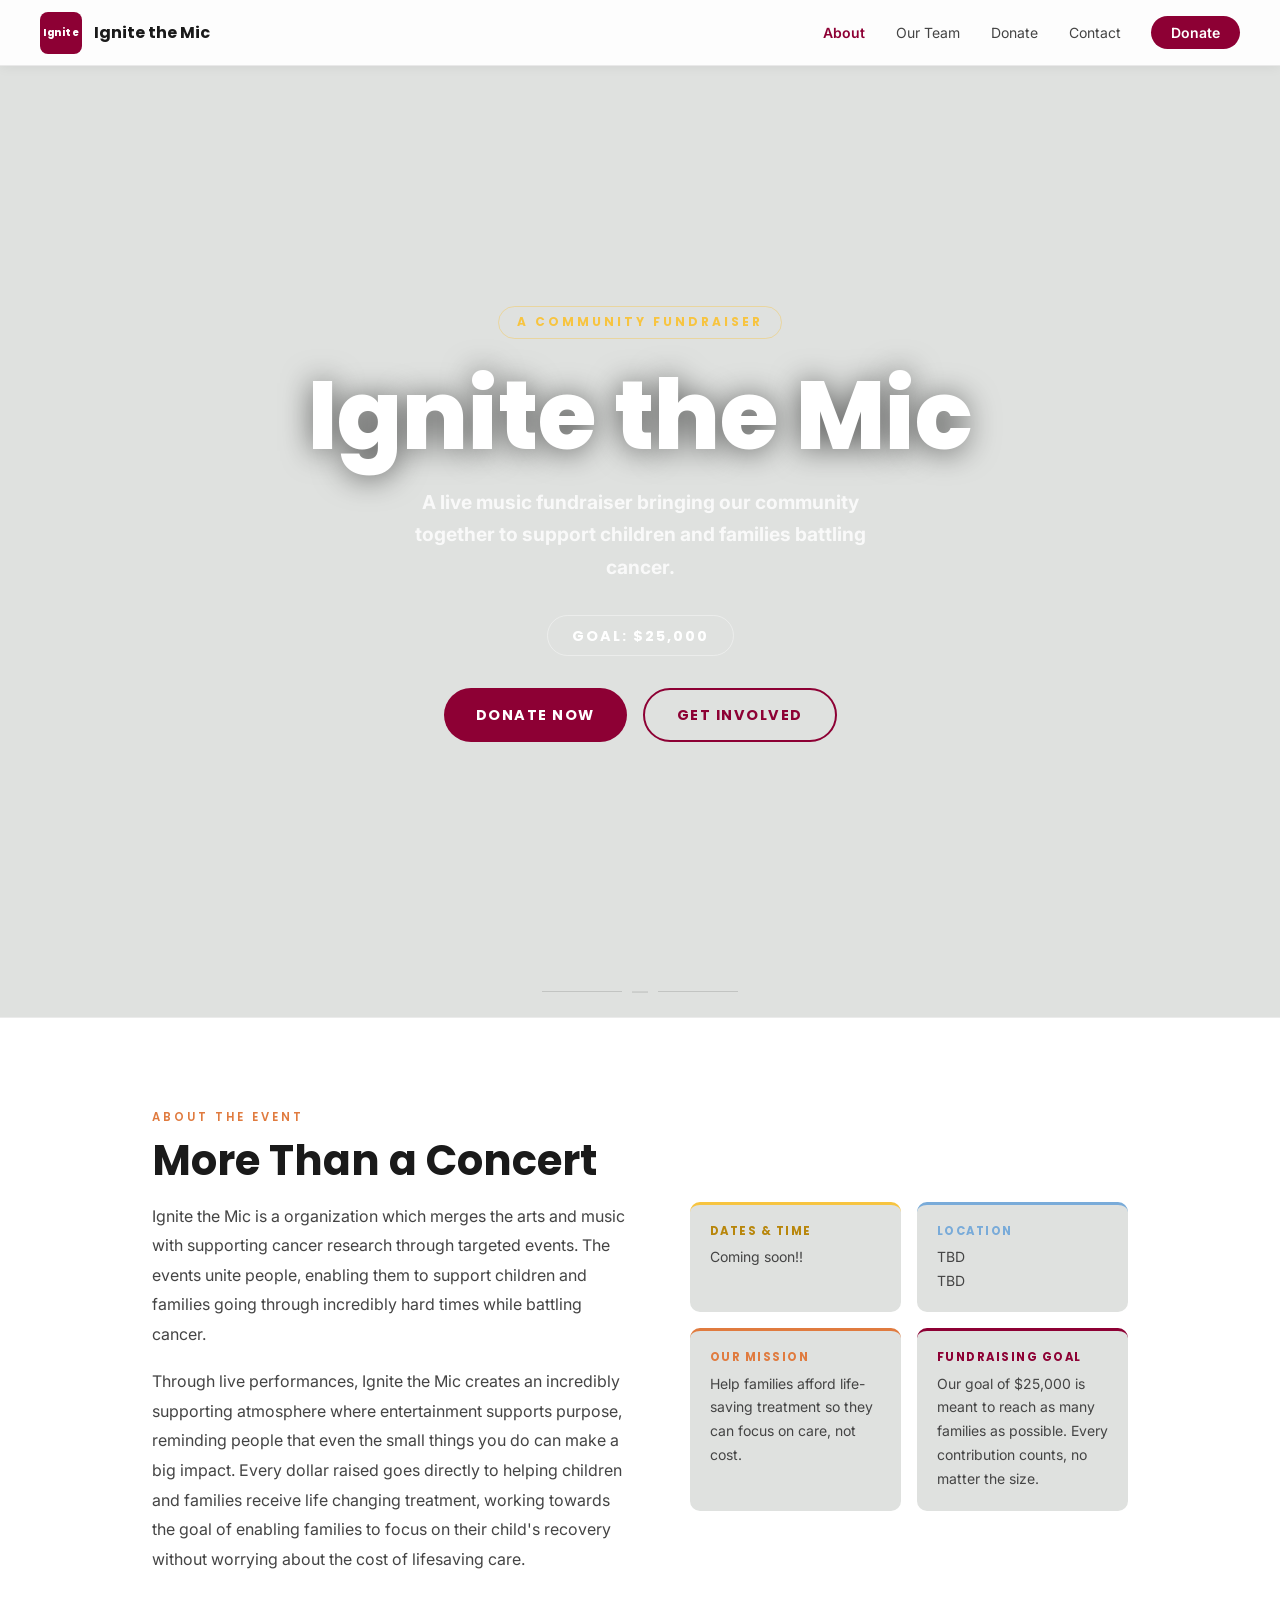
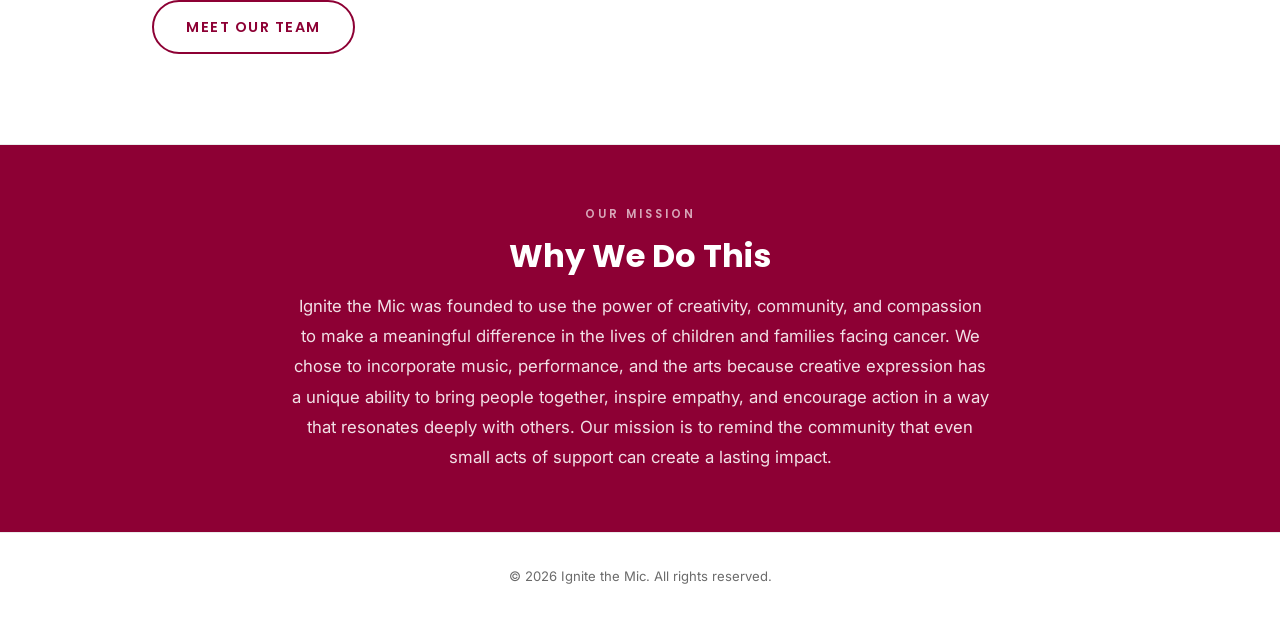
<file: index.html>
<!DOCTYPE html>
<html lang="en">
<head>
  <meta charset="UTF-8" />
  <meta name="viewport" content="width=device-width, initial-scale=1.0" />
  <title>Ignite the Mic — A Fundraiser for St. Jude</title>
  <link href="https://fonts.googleapis.com/css2?family=Poppins:wght@400;600;700;800&family=Inter:wght@400;500;600&display=swap" rel="stylesheet" />
  <link rel="stylesheet" href="shared.css" />
  <style>
    #hero {
      position: relative;
      min-height: 100vh;
      display: flex;
      flex-direction: column;
      align-items: center;
      justify-content: center;
      text-align: center;
      padding: 6rem 2rem 5rem;
      overflow: hidden;
    }

    .hero-bg {
      position: absolute;
      inset: 0;
      background:
        linear-gradient(to bottom, rgba(0,0,0,0.52) 0%, rgba(141,0,52,0.15) 50%, rgba(0,0,0,0.88) 100%),
        url('https://images.unsplash.com/photo-1501281668745-f7f57925c3b4?w=1600&q=80') center/cover no-repeat;
      z-index: 0;
    }

    #hero > * { position: relative; z-index: 1; }

    .hero-eyebrow {
      font-size: 0.75rem;
      letter-spacing: 3px;
      text-transform: uppercase;
      color: var(--yellow);
      font-family: 'Poppins', sans-serif;
      font-weight: 600;
      margin-bottom: 1.2rem;
      border: 1px solid rgba(247,196,64,0.4);
      padding: 0.35rem 1.1rem;
      border-radius: 999px;
      display: inline-block;
    }

    #hero h1 {
      font-size: clamp(3rem, 9vw, 6rem);
      font-weight: 800;
      color: #fff;
      margin-bottom: 0.75rem;
      text-shadow: 0 2px 30px rgba(0,0,0,0.6);
    }

    .hero-tagline {
      font-size: clamp(1rem, 2.5vw, 1.2rem);
      color: rgba(255,255,255,0.8);
      margin-bottom: 2rem;
      max-width: 500px;
    }

    .hero-goal {
      display: inline-block;
      border: 1.5px solid rgba(255,255,255,0.4);
      color: #fff;
      padding: 0.45rem 1.5rem;
      border-radius: 999px;
      font-size: 0.9rem;
      letter-spacing: 2px;
      text-transform: uppercase;
      font-family: 'Poppins', sans-serif;
      font-weight: 600;
      margin-bottom: 2rem;
    }

    .hero-btns { display: flex; gap: 1rem; justify-content: center; flex-wrap: wrap; }

    /*about section with quic info*/
    #about-wrap {
      background: var(--white);
      border-top: 1px solid var(--card-border);
      border-bottom: 1px solid var(--card-border);
    }

    .about-body {
      display: grid;
      grid-template-columns: 1.1fr 1fr;
      gap: 3.5rem;
      align-items: start;
    }

    .about-text p { color: var(--mid-text); margin-bottom: 1.1rem; line-height: 1.85; }

    .about-cards { display: grid; grid-template-columns: 1fr 1fr; gap: 1rem; }

    .about-card {
      background: var(--grey);
      border-radius: 10px;
      padding: 1.25rem;
      border-top: 3px solid transparent;
      transition: transform 0.2s, box-shadow 0.2s;
    }

    .about-card:hover { transform: translateY(-2px); box-shadow: 0 4px 16px rgba(0,0,0,0.08); }
    .about-card:nth-child(1) { border-top-color: var(--yellow); }
    .about-card:nth-child(2) { border-top-color: var(--blue); }
    .about-card:nth-child(3) { border-top-color: var(--orange); }
    .about-card:nth-child(4) { border-top-color: var(--red); }

    .about-card h3 {
      font-size: 0.72rem;
      text-transform: uppercase;
      letter-spacing: 1.5px;
      margin-bottom: 0.4rem;
      font-family: 'Poppins', sans-serif;
    }

    .about-card:nth-child(1) h3 { color: #b8860b; }
    .about-card:nth-child(2) h3 { color: var(--blue); }
    .about-card:nth-child(3) h3 { color: var(--orange); }
    .about-card:nth-child(4) h3 { color: var(--red); }
    .about-card p { font-size: 0.875rem; color: var(--mid-text); margin: 0; }

    /*quick part with mission*/
    .mission-strip {
      background: var(--red);
      padding: 60px 2rem;
      text-align: center;
    }

    .mission-strip-inner { max-width: 700px; margin: 0 auto; }
    .mission-strip .label { color: rgba(255,255,255,0.65); margin-bottom: 0.75rem; display: block; font-size: 0.72rem; letter-spacing: 3px; text-transform: uppercase; font-family: 'Poppins', sans-serif; font-weight: 600; }
    .mission-strip h2 { color: #fff; font-size: clamp(1.5rem, 3vw, 2rem); margin-bottom: 1rem; }
    .mission-strip p { color: rgba(255,255,255,0.88); font-size: 1.05rem; line-height: 1.8; margin: 0; }

    @media (max-width: 768px) {
      .about-body { grid-template-columns: 1fr; }
      .about-cards { grid-template-columns: 1fr 1fr; }
    }

  
</style>
</head>
<body>
  <nav>
    <a href="index.html" class="nav-brand">
      <div class="nav-logo-box">Ignite</div>
      <span class="nav-name">Ignite the Mic</span>
    </a>
    <ul class="nav-links">
      <li><a href="index.html" class="active">About</a></li>
      <li><a href="team.html">Our Team</a></li>
      <li><a href="donate.html">Donate</a></li>
      <li><a href="contact.html">Contact</a></li>
      <li><a href="donate.html" class="nav-donate-btn">Donate</a></li>
    </ul>
  </nav>

  <main>
    <section id="hero">
      <div class="hero-bg"></div>
      <div class="hero-eyebrow"><strong>A Community Fundraiser</strong></div>
      <h1>Ignite the Mic</h1>
      <div class="hero-soundwave" aria-hidden="true">
        <span></span><span></span><span></span><span></span><span></span><span></span><span></span><span></span>
      </div>
      <p class="hero-tagline"><strong>A live music fundraiser bringing our community together to support children and families battling cancer.</strong></p>
      <div class="hero-goal"><strong>Goal: $25,000</strong></div>
      <div class="hero-btns">
        <a href="donate.html" class="btn"><strong>Donate Now</strong></a>
        <a href="contact.html" class="btn btn-outline"><strong>Get Involved</strong></a>
      </div>
    </section>

    <div class="ornament">—</div>

    <div id="about-wrap">
      <div class="section" id="about">
        <div class="section-label" style="color:var(--orange)">About the Event</div>
        <h2>More Than a Concert</h2>
        <div class="about-body">
          <div class="about-text">
            <p>Ignite the Mic is a organization which merges the arts and music with supporting cancer research through targeted events. The events unite people, enabling them to support children and families going through incredibly hard times while battling cancer.</p>
            <p>Through live performances, Ignite the Mic creates an incredibly supporting atmosphere where entertainment supports purpose, reminding people that even the small things you do can make a big impact. Every dollar raised goes directly to helping children and families receive life changing treatment, working towards the goal of enabling families to focus on their child's recovery without worrying about the cost of lifesaving care.</p>
            <a href="team.html" class="btn btn-outline" style="margin-top:0.5rem">Meet Our Team</a>
          </div>
          <div class="about-cards">
            <div class="about-card">
              <h3>Dates &amp; Time</h3>
              <p>Coming soon!!</p>
            </div>
            <div class="about-card">
              <h3>Location</h3>
              <p>TBD<br>TBD</p>
            </div>
            <div class="about-card">
              <h3>Our Mission</h3>
              <p>Help families afford life-saving treatment so they can focus on care, not cost.</p>
            </div>
            <div class="about-card">
              <h3>Fundraising Goal</h3>
              <p>Our goal of $25,000 is meant to reach as many families as possible. Every contribution counts, no matter the size.</p>
            </div>
          </div>
        </div>
      </div>
    </div>

    <div class="mission-strip">
      <div class="mission-strip-inner">
        <span class="label">Our Mission</span>
        <h2>Why We Do This</h2>
        <p>Ignite the Mic was founded to use the power of creativity, community, and compassion to make a meaningful difference in the lives of children and families facing cancer. We chose to incorporate music, performance, and the arts because creative expression has a unique ability to bring people together, inspire empathy, and encourage action in a way that resonates deeply with others. Our mission is to remind the community that even small acts of support can create a lasting impact.</p>
      </div>
    </div>
  </main>

  <footer>
    <p>&copy; 2026 Ignite the Mic. All rights reserved.</p>
  </footer>
</body>
</html>
</file>
<file: shared.css>
*, *::before, *::after { box-sizing: border-box; margin: 0; padding: 0; }

:root {
  --red: #8D0034;
  --red-light: #a8003e;
  --orange: #E07B3F;
  --yellow: #F7C440;
  --blue: #79ABD9;
  --grey: #DFE1DF;
  --grey-dark: #c8cac8;
  --grey-darker: #b0b2b0;
  --white: #ffffff;
  --dark-text: #1a1a1a;
  --mid-text: #444444;
  --muted-text: #6b6b6b;
  --card-bg: #ffffff;
  --card-border: rgba(0,0,0,0.08);
  --section-alt: #f0f1f0;
}

html { scroll-behavior: smooth; }

body {
  font-family: 'Inter', sans-serif;
  font-size: 16px;
  line-height: 1.7;
  color: var(--dark-text);
  background: var(--grey);
  min-height: 100vh;
  display: flex;
  flex-direction: column;
}

main { flex: 1; }

a { color: inherit; text-decoration: none; }

h1, h2, h3, h4 {
  font-family: 'Poppins', sans-serif;
  font-weight: 700;
  line-height: 1.2;
  color: var(--dark-text);
}

/* this is for the navigation menu*/
nav {
  position: sticky;
  top: 0;
  z-index: 200;
  background: rgba(255,255,255,0.92);
  backdrop-filter: blur(12px);
  border-bottom: 1px solid var(--card-border);
  padding: 0 2.5rem;
  display: flex;
  align-items: center;
  justify-content: space-between;
  height: 66px;
  box-shadow: 0 1px 12px rgba(0,0,0,0.06);
}

.nav-brand {
  display: flex;
  align-items: center;
  gap: 0.75rem;
  text-decoration: none;
}

.nav-logo-box {
  background: var(--red);
  width: 42px;
  height: 42px;
  border-radius: 8px;
  display: flex;
  align-items: center;
  justify-content: center;
  font-family: 'Poppins', sans-serif;
  font-weight: 800;
  font-size: 0.6rem;
  color: #fff;
  letter-spacing: 0.5px;
  text-align: center;
  line-height: 1.2;
  flex-shrink: 0;
}

.nav-name {
  font-family: 'Poppins', sans-serif;
  font-weight: 700;
  font-size: 1rem;
  color: var(--dark-text);
}

.nav-links {
  list-style: none;
  display: flex;
  align-items: center;
  gap: 0.25rem;
}

.nav-links a {
  font-size: 0.875rem;
  color: var(--mid-text);
  padding: 0.4rem 0.85rem;
  border-radius: 6px;
  transition: color 0.2s, background 0.2s;
  font-family: 'Inter', sans-serif;
}

.nav-links a:hover { color: var(--dark-text); background: rgba(0,0,0,0.05); }
.nav-links a.active { color: var(--red); font-weight: 600; }

.nav-donate-btn {
  background: var(--red) !important;
  color: #fff !important;
  padding: 0.5rem 1.25rem !important;
  border-radius: 999px !important;
  font-weight: 600 !important;
  margin-left: 0.75rem;
  transition: background 0.2s, box-shadow 0.2s !important;
}

.nav-donate-btn:hover {
  background: var(--red-light) !important;
  box-shadow: 0 4px 16px rgba(141,0,52,0.3) !important;
  color: #fff !important;
}

/* ── ORNAMENT ── */
.ornament {
  display: flex;
  align-items: center;
  justify-content: center;
  gap: 0.6rem;
  padding: 0.75rem 0;
  color: var(--grey-darker);
  font-size: 1rem;
  opacity: 0.6;
}

.ornament::before, .ornament::after {
  content: '';
  display: block;
  width: 80px;
  height: 1px;
  background: var(--grey-darker);
}

/*this is for each section*/
.section {
  padding: 90px 2rem;
  max-width: 1040px;
  margin: 0 auto;
}

.section-label {
  font-size: 0.72rem;
  letter-spacing: 3px;
  text-transform: uppercase;
  font-family: 'Poppins', sans-serif;
  font-weight: 600;
  margin-bottom: 0.5rem;
}

.section h2 {
  font-size: clamp(1.9rem, 4vw, 2.6rem);
  color: var(--dark-text);
  margin-bottom: 1rem;
}

.section > p {
  color: var(--muted-text);
  max-width: 660px;
  margin-bottom: 2.5rem;
}

/*for el buttons*/
.btn {
  display: inline-flex;
  align-items: center;
  justify-content: center;
  gap: 0.5rem;
  padding: 0.8rem 2rem;
  background: var(--red);
  color: #fff;
  font-family: 'Poppins', sans-serif;
  font-size: 0.9rem;
  font-weight: 600;
  border: none;
  border-radius: 999px;
  cursor: pointer;
  transition: background 0.2s, box-shadow 0.2s, color 0.2s;
  text-transform: uppercase;
  letter-spacing: 1.5px;
  text-decoration: none;
}

.btn:hover {
  background: var(--red-light);
  box-shadow: 0 4px 20px rgba(141,0,52,0.35);
  color: #fff;
}

.btn-outline {
  background: transparent;
  border: 2px solid var(--red);
  color: var(--red);
}

.btn-outline:hover {
  background: var(--red);
  color: #fff;
}

.btn-orange { background: var(--orange); }
.btn-orange:hover { background: #c96a30; box-shadow: 0 4px 16px rgba(224,123,63,0.35); }

/*foot*/
footer {
  text-align: center;
  padding: 2rem;
  font-size: 0.82rem;
  color: var(--muted-text);
  border-top: 1px solid var(--card-border);
  background: var(--white);
}

/*non-home pages*/
.page-hero {
  padding: 70px 2rem 60px;
  text-align: center;
  border-bottom: 1px solid var(--card-border);
  background: var(--white);
  position: relative;
  overflow: hidden;
}

.page-hero::before {
  content: '';
  position: absolute;
  inset: 0;
  background: radial-gradient(ellipse at 50% 0%, rgba(141,0,52,0.06) 0%, transparent 70%);
  pointer-events: none;
}

.page-hero h1 {
  font-size: clamp(2rem, 5vw, 3.2rem);
  color: var(--dark-text);
  margin-bottom: 0.6rem;
  position: relative;
}

.page-hero p {
  color: var(--muted-text);
  font-size: 1.05rem;
  position: relative;
}

/*nav when used*/
@media (max-width: 768px) {
  nav { padding: 0 1.25rem; }
  .nav-links li:not(:last-child):not(:nth-last-child(2)) { display: none; }
  .section { padding: 60px 1.25rem; }
}
</file>
